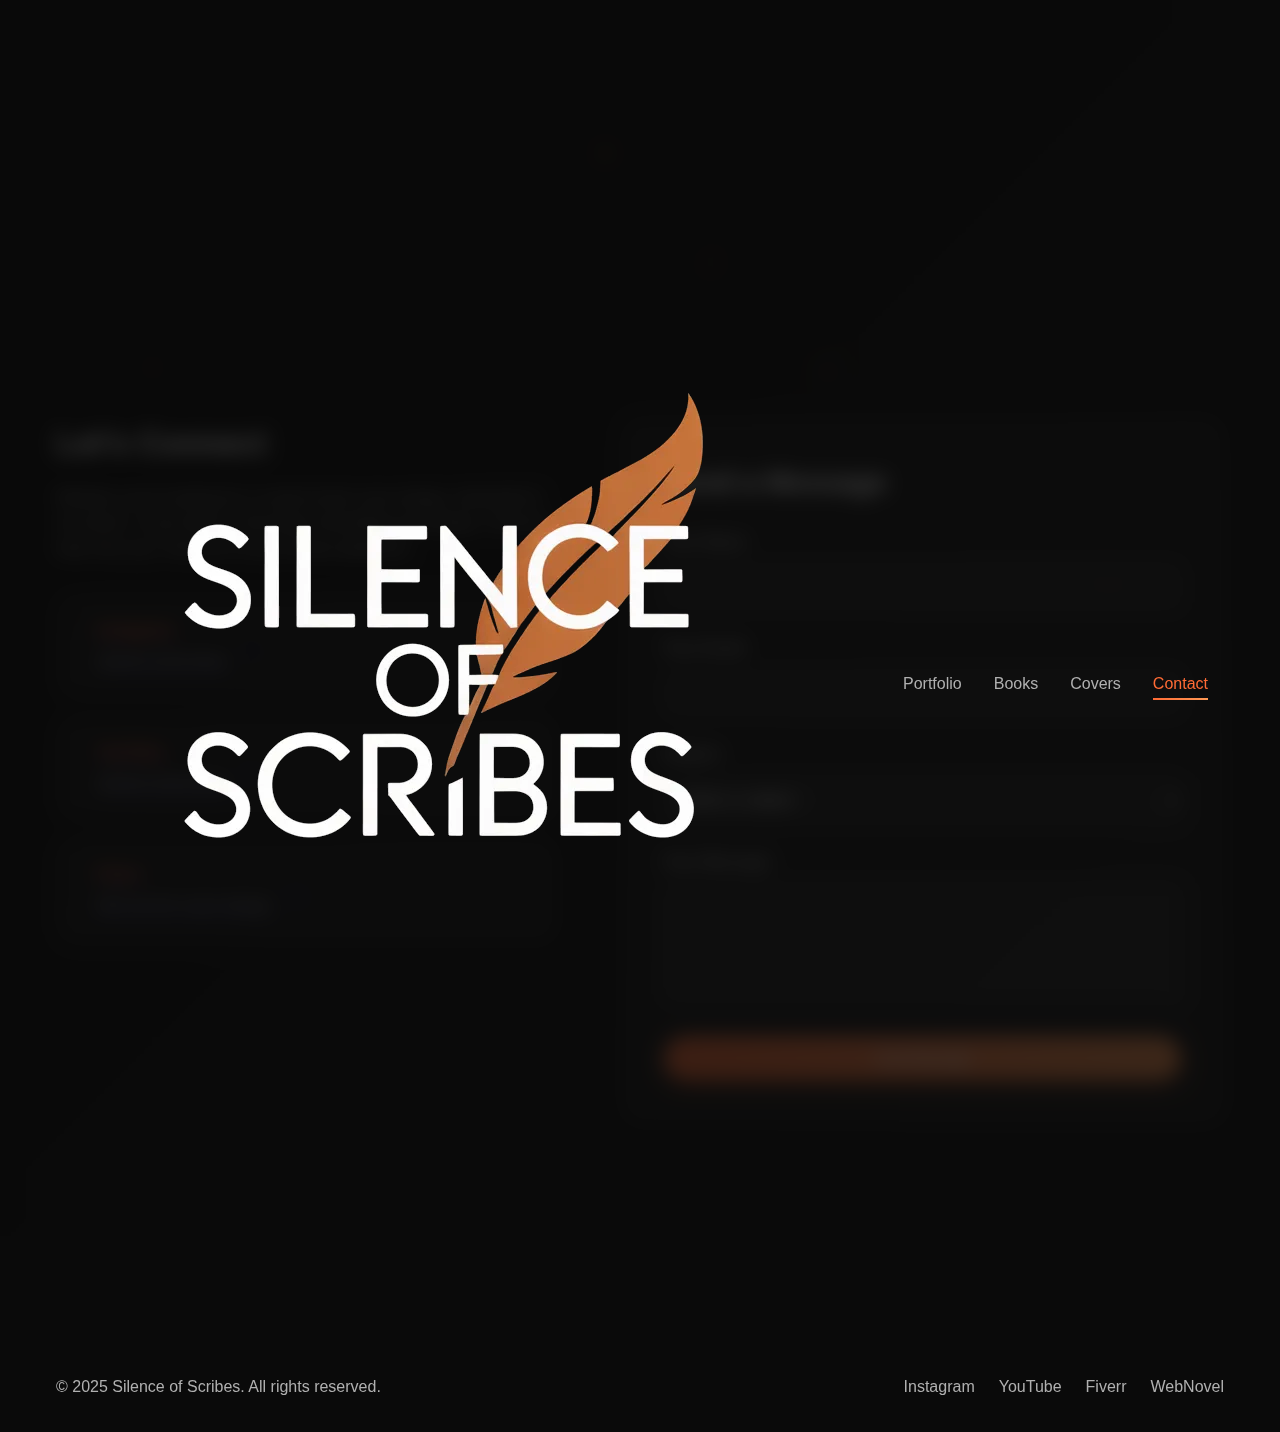
<file: contact.html>
<!DOCTYPE html>
<html lang="en">
<head>
    <meta charset="UTF-8">
    <meta name="viewport" content="width=device-width, initial-scale=1.0">
    <title>Contact - Silence of Scribes</title>
    <link rel="stylesheet" href="./style.css">
</head>
<body>
    <nav class="navbar" id="navbar">
        <div class="nav-container">
            <div class="nav-logo">
                <img src="" data-img="logo" alt="Silence of Scribes" class="nav-logo-img">
            </div>
            <ul class="nav-menu" id="navMenu">
                <li><a href="index.html" class="nav-link">Portfolio</a></li>
                <li><a href="books.html" class="nav-link">Books</a></li>
                <li><a href="covers.html" class="nav-link">Covers</a></li>
                <li><a href="contact.html" class="nav-link active">Contact</a></li>
            </ul>
            <div class="hamburger" id="hamburger">
                <span></span>
                <span></span>
                <span></span>
            </div>
        </div>
    </nav>

    <div class="animated-bg">
        <div class="star"></div>
        <div class="star"></div>
        <div class="star"></div>
        <div class="star"></div>
        <div class="star"></div>
        <div class="star"></div>
        <div class="star"></div>
        <div class="star"></div>
        <div class="star"></div>
        <div class="star"></div>
    </div>

    <section class="page-header">
        <div class="container">
            <h1 class="page-title fade-in">Get In Touch</h1>
            <p class="page-subtitle fade-in-delay-1">Let's create something amazing together</p>
        </div>
    </section>

    <section class="contact-section">
        <div class="container">
            <div class="contact-grid">
                <div class="contact-info">
                    <h2 class="scroll-reveal">Let's Connect</h2>
                    <p class="scroll-reveal">Whether you're looking for a custom book cover design, interested in my books, or just want to chat about storytelling and design, I'd love to hear from you. Find me on any of these platforms!</p>

                    <div class="contact-details">

                        <!-- Instagram -->
                        <a href="https://www.instagram.com/silenceofscribes/" target="_blank" rel="noreferrer noopener" class="contact-item glass-card scroll-reveal contact-item-link">
                            <div class="contact-icon">
                                <svg xmlns="http://www.w3.org/2000/svg" viewBox="0 0 24 24" fill="none" stroke="currentColor" stroke-width="1.8" stroke-linecap="round" stroke-linejoin="round" class="social-svg">
                                    <rect x="2" y="2" width="20" height="20" rx="5" ry="5"/>
                                    <circle cx="12" cy="12" r="4"/>
                                    <circle cx="17.5" cy="6.5" r="1" fill="currentColor" stroke="none"/>
                                </svg>
                            </div>
                            <div>
                                <h3>Instagram</h3>
                                <p>@silenceofscribes</p>
                            </div>
                            <span class="contact-arrow">→</span>
                        </a>

                        <!-- YouTube -->
                        <a href="https://youtube.com/@silenceofscribes?si=rUHTpJ7NIOxDn84R" target="_blank" rel="noreferrer noopener" class="contact-item glass-card scroll-reveal contact-item-link">
                            <div class="contact-icon">
                                <svg xmlns="http://www.w3.org/2000/svg" viewBox="0 0 24 24" fill="none" stroke="currentColor" stroke-width="1.8" stroke-linecap="round" stroke-linejoin="round" class="social-svg">
                                    <path d="M22.54 6.42a2.78 2.78 0 0 0-1.95-1.96C18.88 4 12 4 12 4s-6.88 0-8.59.46A2.78 2.78 0 0 0 1.46 6.42 29 29 0 0 0 1 12a29 29 0 0 0 .46 5.58 2.78 2.78 0 0 0 1.95 1.96C5.12 20 12 20 12 20s6.88 0 8.59-.46a2.78 2.78 0 0 0 1.95-1.96A29 29 0 0 0 23 12a29 29 0 0 0-.46-5.58z"/>
                                    <polygon points="9.75 15.02 15.5 12 9.75 8.98 9.75 15.02" fill="currentColor" stroke="none"/>
                                </svg>
                            </div>
                            <div>
                                <h3>YouTube</h3>
                                <p>@silenceofscribes</p>
                            </div>
                            <span class="contact-arrow">→</span>
                        </a>

                        <!-- Fiverr -->
                        <a href="https://www.fiverr.com/s/bd6y12N" target="_blank" rel="noreferrer noopener" class="contact-item glass-card scroll-reveal contact-item-link">
                            <div class="contact-icon">
                                <svg xmlns="http://www.w3.org/2000/svg" viewBox="0 0 24 24" fill="none" stroke="currentColor" stroke-width="1.8" stroke-linecap="round" stroke-linejoin="round" class="social-svg">
                                    <circle cx="18" cy="6" r="1.5" fill="currentColor" stroke="none"/>
                                    <path d="M3 9h11M9 9V5a2 2 0 0 1 2-2h1"/>
                                    <path d="M3 15h11M3 21h8"/>
                                    <path d="M14 15v6"/>
                                </svg>
                            </div>
                            <div>
                                <h3>Fiverr</h3>
                                <p>Hire me for cover design</p>
                            </div>
                            <span class="contact-arrow">→</span>
                        </a>

                        <!-- WebNovel -->
                        <a href="https://bit.ly/4cU90Tj" target="_blank" rel="noreferrer noopener" class="contact-item glass-card scroll-reveal contact-item-link">
                            <div class="contact-icon">
                                <svg xmlns="http://www.w3.org/2000/svg" viewBox="0 0 24 24" fill="none" stroke="currentColor" stroke-width="1.8" stroke-linecap="round" stroke-linejoin="round" class="social-svg">
                                    <path d="M4 19.5A2.5 2.5 0 0 1 6.5 17H20"/>
                                    <path d="M6.5 2H20v20H6.5A2.5 2.5 0 0 1 4 19.5v-15A2.5 2.5 0 0 1 6.5 2z"/>
                                    <line x1="9" y1="7" x2="15" y2="7"/>
                                    <line x1="9" y1="11" x2="15" y2="11"/>
                                </svg>
                            </div>
                            <div>
                                <h3>WebNovel</h3>
                                <p>Silence_of_Scribes</p>
                            </div>
                            <span class="contact-arrow">→</span>
                        </a>

                        <!-- Discord -->
                        <div class="contact-item glass-card scroll-reveal contact-item-discord">
                            <div class="contact-icon">
                                <svg xmlns="http://www.w3.org/2000/svg" viewBox="0 0 24 24" fill="none" stroke="currentColor" stroke-width="1.8" stroke-linecap="round" stroke-linejoin="round" class="social-svg">
                                    <path d="M20.317 4.37a19.791 19.791 0 0 0-4.885-1.515.074.074 0 0 0-.079.037c-.21.375-.444.864-.608 1.25a18.27 18.27 0 0 0-5.487 0 12.64 12.64 0 0 0-.617-1.25.077.077 0 0 0-.079-.037A19.736 19.736 0 0 0 3.677 4.37a.07.07 0 0 0-.032.027C.533 9.046-.32 13.58.099 18.057a.082.082 0 0 0 .031.057 19.9 19.9 0 0 0 5.993 3.03.078.078 0 0 0 .084-.028 14.09 14.09 0 0 0 1.226-1.994.076.076 0 0 0-.041-.106 13.107 13.107 0 0 1-1.872-.892.077.077 0 0 1-.008-.128 10.2 10.2 0 0 0 .372-.292.074.074 0 0 1 .077-.01c3.928 1.793 8.18 1.793 12.062 0a.074.074 0 0 1 .078.01c.12.098.246.198.373.292a.077.077 0 0 1-.006.127 12.299 12.299 0 0 1-1.873.892.077.077 0 0 0-.041.107c.36.698.772 1.362 1.225 1.993a.076.076 0 0 0 .084.028 19.839 19.839 0 0 0 6.002-3.03.077.077 0 0 0 .032-.054c.5-5.177-.838-9.674-3.549-13.66a.061.061 0 0 0-.031-.03z"/>
                                </svg>
                            </div>
                            <div class="discord-info">
                                <h3>Discord</h3>
                                <p class="discord-id">ID: 1125421631284728009</p>
                                <button class="btn-copy-discord" onclick="copyDiscord()" id="copyBtn">Copy ID</button>
                            </div>
                        </div>

                    </div>
                </div>

                <div class="contact-form-container">
                    <form class="contact-form glass-card" id="contactForm">
                        <h2>Send a Message</h2>
                        <div class="form-group">
                            <label for="name">Your Name</label>
                            <input type="text" id="name" name="name" required>
                        </div>
                        <div class="form-group">
                            <label for="email">Your Email</label>
                            <input type="email" id="email" name="email" required>
                        </div>
                        <div class="form-group">
                            <label for="subject">Subject</label>
                            <select id="subject" name="subject" required>
                                <option value="">Select a subject</option>
                                <option value="illustrated-cover">Illustrated Book Cover</option>
                                <option value="webnovel-cover">WebNovel Cover</option>
                                <option value="book-inquiry">Book Inquiry</option>
                                <option value="collaboration">Collaboration</option>
                                <option value="general">General Question</option>
                            </select>
                        </div>
                        <div class="form-group">
                            <label for="message">Your Message</label>
                            <textarea id="message" name="message" rows="5" required></textarea>
                        </div>
                        <button type="submit" class="btn btn-primary btn-full">Send Message</button>
                    </form>
                </div>
            </div>
        </div>
    </section>

    <footer class="footer">
        <div class="container">
            <p>&copy; 2025 Silence of Scribes. All rights reserved.</p>
            <div class="social-links">
                <a href="https://www.instagram.com/silenceofscribes/" target="_blank" rel="noreferrer noopener" class="social-link">Instagram</a>
                <a href="https://youtube.com/@silenceofscribes" target="_blank" rel="noreferrer noopener" class="social-link">YouTube</a>
                <a href="https://www.fiverr.com/s/bd6y12N" target="_blank" rel="noreferrer noopener" class="social-link">Fiverr</a>
                <a href="https://bit.ly/4cU90Tj" target="_blank" rel="noreferrer noopener" class="social-link">WebNovel</a>
            </div>
        </div>
    </footer>

    <script src="./images.js"></script>
    <script src="./main.js"></script>
    <script>
        function copyDiscord() {
            navigator.clipboard.writeText('1125421631284728009').then(() => {
                const btn = document.getElementById('copyBtn');
                btn.textContent = 'Copied!';
                btn.classList.add('copied');
                setTimeout(() => {
                    btn.textContent = 'Copy ID';
                    btn.classList.remove('copied');
                }, 2000);
            });
        }
    </script>
    <script src="./contact-form.js"></script>

</body>
</html>
</file>
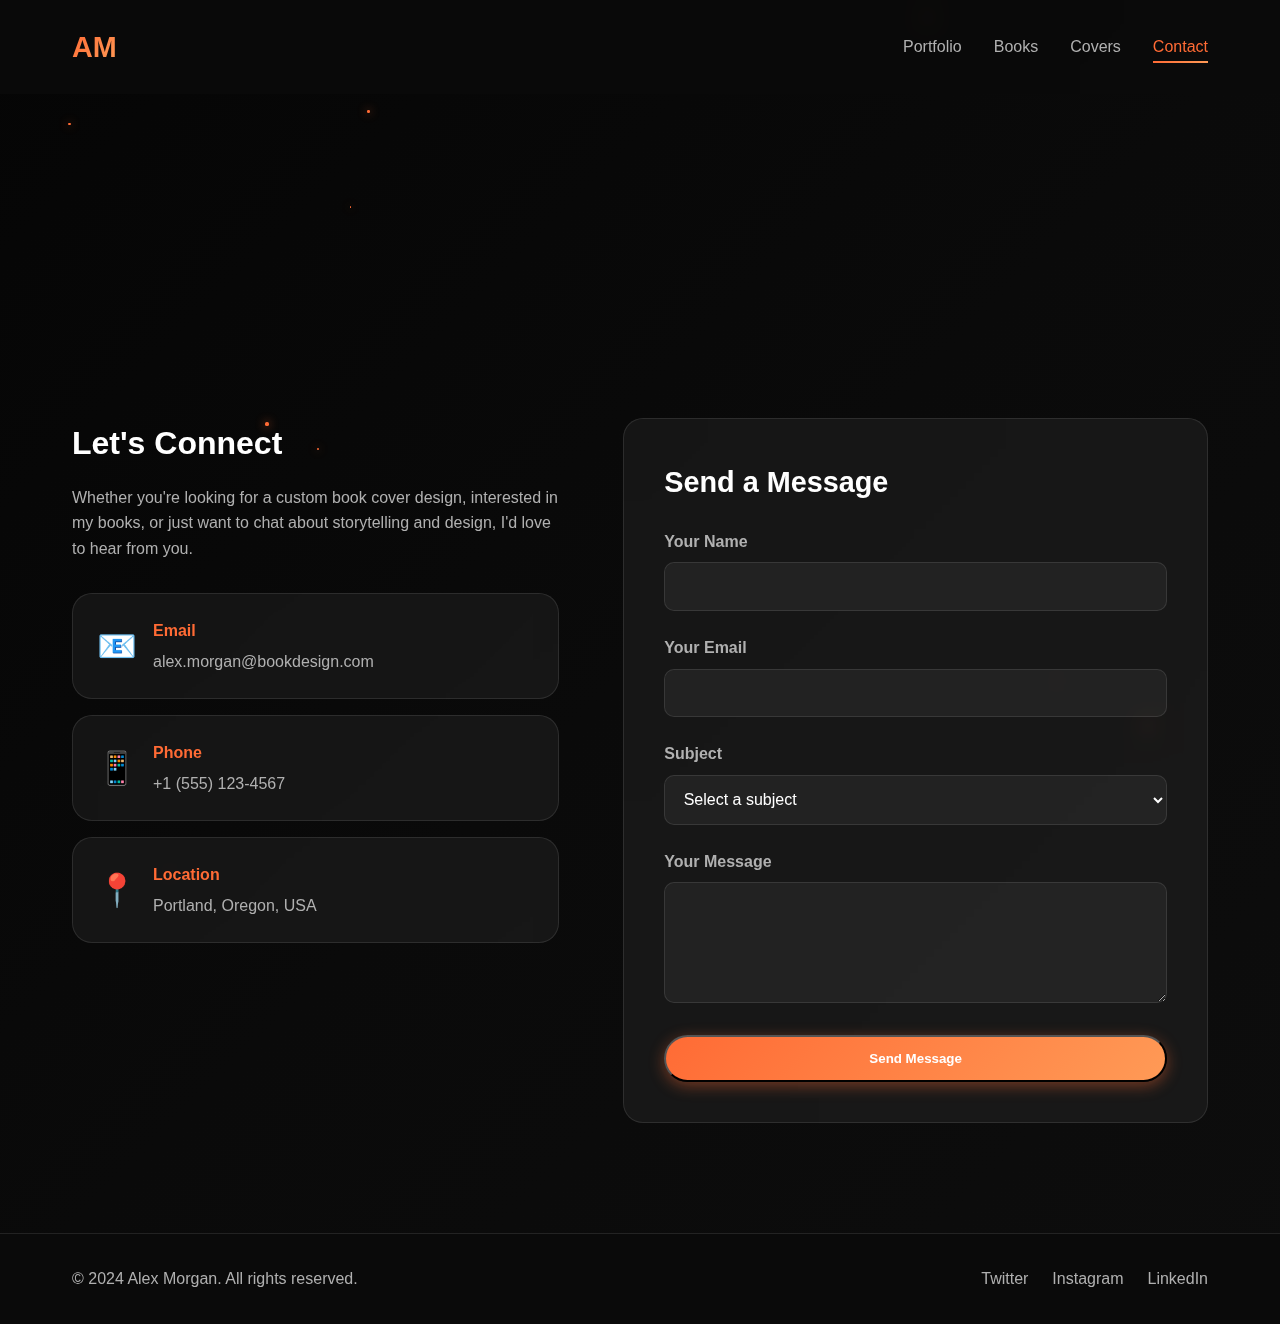
<file: project-bolt-sb1-nuq6zjy7/project/contact.html>
<!DOCTYPE html>
<html lang="en">
<head>
    <meta charset="UTF-8">
    <meta name="viewport" content="width=device-width, initial-scale=1.0">
    <title>Contact - Alex Morgan</title>
    <link rel="stylesheet" href="style.css">
</head>
<body>
    <nav class="navbar" id="navbar">
        <div class="nav-container">
            <div class="nav-logo">
                <span class="logo-text">AM</span>
            </div>
            <ul class="nav-menu" id="navMenu">
                <li><a href="index.html" class="nav-link">Portfolio</a></li>
                <li><a href="books.html" class="nav-link">Books</a></li>
                <li><a href="covers.html" class="nav-link">Covers</a></li>
                <li><a href="contact.html" class="nav-link active">Contact</a></li>
            </ul>
            <div class="hamburger" id="hamburger">
                <span></span>
                <span></span>
                <span></span>
            </div>
        </div>
    </nav>

    <div class="animated-bg">
        <div class="star"></div>
        <div class="star"></div>
        <div class="star"></div>
        <div class="star"></div>
        <div class="star"></div>
        <div class="star"></div>
        <div class="star"></div>
        <div class="star"></div>
        <div class="star"></div>
        <div class="star"></div>
    </div>

    <section class="page-header">
        <div class="container">
            <h1 class="page-title fade-in">Get In Touch</h1>
            <p class="page-subtitle fade-in-delay-1">Let's create something amazing together</p>
        </div>
    </section>

    <section class="contact-section">
        <div class="container">
            <div class="contact-grid">
                <div class="contact-info">
                    <h2 class="scroll-reveal">Let's Connect</h2>
                    <p class="scroll-reveal">Whether you're looking for a custom book cover design, interested in my books, or just want to chat about storytelling and design, I'd love to hear from you.</p>

                    <div class="contact-details">
                        <div class="contact-item glass-card scroll-reveal">
                            <div class="contact-icon">📧</div>
                            <div>
                                <h3>Email</h3>
                                <p>alex.morgan@bookdesign.com</p>
                            </div>
                        </div>
                        <div class="contact-item glass-card scroll-reveal">
                            <div class="contact-icon">📱</div>
                            <div>
                                <h3>Phone</h3>
                                <p>+1 (555) 123-4567</p>
                            </div>
                        </div>
                        <div class="contact-item glass-card scroll-reveal">
                            <div class="contact-icon">📍</div>
                            <div>
                                <h3>Location</h3>
                                <p>Portland, Oregon, USA</p>
                            </div>
                        </div>
                    </div>

                    <div class="social-section scroll-reveal">
                        <h3>Follow My Journey</h3>
                        <div class="social-icons">
                            <a href="#" class="social-icon">Twitter</a>
                            <a href="#" class="social-icon">Instagram</a>
                            <a href="#" class="social-icon">LinkedIn</a>
                            <a href="#" class="social-icon">Goodreads</a>
                        </div>
                    </div>
                </div>

                <div class="contact-form-container">
                    <form class="contact-form glass-card" id="contactForm">
                        <h2>Send a Message</h2>
                        <div class="form-group">
                            <label for="name">Your Name</label>
                            <input type="text" id="name" name="name" required>
                        </div>
                        <div class="form-group">
                            <label for="email">Your Email</label>
                            <input type="email" id="email" name="email" required>
                        </div>
                        <div class="form-group">
                            <label for="subject">Subject</label>
                            <select id="subject" name="subject" required>
                                <option value="">Select a subject</option>
                                <option value="cover-design">Book Cover Design</option>
                                <option value="book-inquiry">Book Inquiry</option>
                                <option value="collaboration">Collaboration</option>
                                <option value="general">General Question</option>
                            </select>
                        </div>
                        <div class="form-group">
                            <label for="message">Your Message</label>
                            <textarea id="message" name="message" rows="5" required></textarea>
                        </div>
                        <button type="submit" class="btn btn-primary btn-full">Send Message</button>
                    </form>
                </div>
            </div>
        </div>
    </section>

    <footer class="footer">
        <div class="container">
            <p>&copy; 2024 Alex Morgan. All rights reserved.</p>
            <div class="social-links">
                <a href="#" class="social-link">Twitter</a>
                <a href="#" class="social-link">Instagram</a>
                <a href="#" class="social-link">LinkedIn</a>
            </div>
        </div>
    </footer>

    <script type="module" src="/main.js"></script>
</body>
</html>
</file>
<file: style.css>
* {
    margin: 0;
    padding: 0;
    box-sizing: border-box;
}

:root {
    --primary-color: #ff6b35;
    --secondary-color: #ff9a56;
    --dark-bg: #0a0a0a;
    --darker-bg: #050505;
    --card-bg: rgba(20, 20, 20, 0.7);
    --text-primary: #ffffff;
    --text-secondary: #b0b0b0;
    --glass-bg: rgba(255, 255, 255, 0.05);
    --glass-border: rgba(255, 255, 255, 0.1);
}

body {
    font-family: 'Inter', -apple-system, BlinkMacSystemFont, 'Segoe UI', Roboto, Oxygen, Ubuntu, Cantarell, sans-serif;
    background: linear-gradient(135deg, var(--darker-bg) 0%, var(--dark-bg) 50%, #0d0d0d 100%);
    color: var(--text-primary);
    line-height: 1.6;
    overflow-x: hidden;
    min-height: 100vh;
}

.animated-bg {
    position: fixed;
    top: 0;
    left: 0;
    width: 100%;
    height: 100%;
    z-index: -1;
    overflow: hidden;
}

.star {
    position: absolute;
    width: 2px;
    height: 2px;
    background: var(--primary-color);
    border-radius: 50%;
    box-shadow: 0 0 10px var(--primary-color);
    animation: float 20s infinite ease-in-out;
}

.star:nth-child(1) { top: 10%; left: 20%; animation-delay: 0s; }
.star:nth-child(2) { top: 30%; left: 80%; animation-delay: 2s; }
.star:nth-child(3) { top: 50%; left: 10%; animation-delay: 4s; }
.star:nth-child(4) { top: 70%; left: 90%; animation-delay: 1s; }
.star:nth-child(5) { top: 20%; left: 50%; animation-delay: 3s; }
.star:nth-child(6) { top: 80%; left: 30%; animation-delay: 5s; }
.star:nth-child(7) { top: 40%; left: 70%; animation-delay: 2.5s; }
.star:nth-child(8) { top: 60%; left: 40%; animation-delay: 4.5s; }
.star:nth-child(9) { top: 90%; left: 60%; animation-delay: 1.5s; }
.star:nth-child(10) { top: 15%; left: 85%; animation-delay: 3.5s; }

@keyframes float {
    0%, 100% { transform: translateY(0) translateX(0); }
    50% { transform: translateY(-20px) translateX(10px); }
}

.navbar {
    position: fixed;
    top: 0;
    left: 0;
    width: 100%;
    padding: 1.5rem 0;
    background: rgba(10, 10, 10, 0.8);
    backdrop-filter: blur(10px);
    z-index: 1000;
    transition: background 0.3s ease, padding 0.3s ease;
}

.navbar.scrolled {
    background: rgba(10, 10, 10, 0.95);
    padding: 1rem 0;
}

.nav-container {
    max-width: 1200px;
    margin: 0 auto;
    padding: 0 2rem;
    display: flex;
    justify-content: space-between;
    align-items: center;
}

.nav-logo .logo-text {
    font-size: 1.8rem;
    font-weight: 700;
    background: linear-gradient(135deg, var(--primary-color), var(--secondary-color));
    -webkit-background-clip: text;
    -webkit-text-fill-color: transparent;
    background-clip: text;
}

.nav-menu {
    display: flex;
    list-style: none;
    gap: 2rem;
}

.nav-link {
    color: var(--text-secondary);
    text-decoration: none;
    font-weight: 500;
    position: relative;
    padding: 0.5rem 0;
    transition: color 0.3s ease;
}

.nav-link::after {
    content: '';
    position: absolute;
    bottom: 0;
    left: 0;
    width: 0;
    height: 2px;
    background: linear-gradient(90deg, var(--primary-color), var(--secondary-color));
    transition: width 0.3s ease;
}

.nav-link:hover,
.nav-link.active {
    color: var(--primary-color);
}

.nav-link:hover::after,
.nav-link.active::after {
    width: 100%;
}

.hamburger {
    display: none;
    flex-direction: column;
    gap: 5px;
    cursor: pointer;
}

.hamburger span {
    width: 25px;
    height: 3px;
    background: var(--primary-color);
    transition: all 0.3s ease;
}

.hamburger.active span:nth-child(1) {
    transform: rotate(45deg) translate(8px, 8px);
}

.hamburger.active span:nth-child(2) {
    opacity: 0;
}

.hamburger.active span:nth-child(3) {
    transform: rotate(-45deg) translate(7px, -6px);
}

.container {
    max-width: 1200px;
    margin: 0 auto;
    padding: 0 1rem;
}

.hero {
    min-height: 100vh;
    display: flex;
    align-items: center;
    padding: 150px 0 80px 0;
}

.hero-content {
    display: grid;
    grid-template-columns: 1fr 1fr;
    gap: 4rem;
    align-items: center;
}

.hero-title {
    font-size: 3.5rem;
    font-weight: 800;
    line-height: 1.2;
    margin-bottom: 1rem;
}

.wave-hand {
    display: inline-block;
    animation: wave 2s infinite;
}

@keyframes wave {
    0%, 100% { transform: rotate(0deg); }
    10%, 30% { transform: rotate(14deg); }
    20% { transform: rotate(-8deg); }
    40% { transform: rotate(-4deg); }
    50% { transform: rotate(10deg); }
}

.rotating-star {
    display: inline-block;
    animation: rotate 3s linear infinite;
    margin-left: 0.5rem;
}

@keyframes rotate {
    from { transform: rotate(0deg); }
    to { transform: rotate(360deg); }
}

.hero-subtitle {
    font-size: 1.5rem;
    color: var(--primary-color);
    margin-bottom: 1rem;
    font-weight: 600;
}

.hero-description {
    font-size: 1.1rem;
    color: var(--text-secondary);
    margin-bottom: 2rem;
    max-width: 500px;
}

.hero-buttons {
    display: flex;
    gap: 1rem;
}

.btn {
    padding: 0.9rem 2rem;
    border-radius: 50px;
    text-decoration: none;
    font-weight: 600;
    transition: all 0.3s ease;
    position: relative;
    overflow: hidden;
    display: inline-block;
}

.btn::before {
    content: '';
    position: absolute;
    top: 50%;
    left: 50%;
    width: 0;
    height: 0;
    border-radius: 50%;
    background: rgba(255, 255, 255, 0.1);
    transform: translate(-50%, -50%);
    transition: width 0.6s, height 0.6s;
}

.btn:active::before {
    width: 300px;
    height: 300px;
}

.btn-primary {
    background: linear-gradient(135deg, var(--primary-color), var(--secondary-color));
    color: white;
    box-shadow: 0 4px 15px rgba(255, 107, 53, 0.4);
}

.btn-primary:hover {
    transform: translateY(-2px);
    box-shadow: 0 6px 20px rgba(255, 107, 53, 0.6);
}

.btn-secondary {
    background: transparent;
    color: var(--primary-color);
    border: 2px solid var(--primary-color);
}

.btn-secondary:hover {
    background: var(--primary-color);
    color: white;
    transform: translateY(-2px);
}

.btn-small {
    padding: 0.6rem 1.5rem;
    font-size: 0.9rem;
}

.btn-full {
    width: 100%;
}

.hero-image-container {
    position: relative;
    display: flex;
    justify-content: center;
    align-items: center;
}

.profile-glow {
    position: absolute;
    width: 400px;
    height: 400px;
    background: radial-gradient(circle, rgba(255, 107, 53, 0.3), transparent 70%);
    border-radius: 50%;
    filter: blur(40px);
    animation: pulse 3s infinite;
}

@keyframes pulse {
    0%, 100% { transform: scale(1); opacity: 0.5; }
    50% { transform: scale(1.1); opacity: 0.7; }
}

.profile-image-wrapper {
    position: relative;
    width: 350px;
    height: 350px;
}

.profile-image {
    width: 100%;
    height: 100%;
    object-fit: cover;
    border-radius: 50%;
    border: 4px solid rgba(255, 107, 53, 0.5);
    box-shadow: 0 10px 40px rgba(0, 0, 0, 0.5);
}

.floating-pointer {
    position: absolute;
    background: var(--glass-bg);
    backdrop-filter: blur(10px);
    border: 1px solid var(--glass-border);
    padding: 0.5rem 1rem;
    border-radius: 20px;
    font-size: 0.9rem;
    font-weight: 600;
    color: var(--primary-color);
    white-space: nowrap;
    animation: float-pointer 3s infinite ease-in-out;
}

.pointer-1 {
    top: 10%;
    right: -10%;
    animation-delay: 0s;
}

.pointer-2 {
    top: 40%;
    left: -15%;
    animation-delay: 0.5s;
}

.pointer-3 {
    bottom: 30%;
    right: -15%;
    animation-delay: 1s;
}

.pointer-4 {
    bottom: 10%;
    left: -10%;
    animation-delay: 1.5s;
}

@keyframes float-pointer {
    0%, 100% { transform: translateY(0); }
    50% { transform: translateY(-10px); }
}

.fade-in {
    opacity: 0;
    animation: fadeIn 1s ease forwards;
}

.fade-in-delay-1 {
    opacity: 0;
    animation: fadeIn 1s ease 0.3s forwards;
}

.fade-in-delay-2 {
    opacity: 0;
    animation: fadeIn 1s ease 0.6s forwards;
}

.fade-in-delay-3 {
    opacity: 0;
    animation: fadeIn 1s ease 0.9s forwards;
}

@keyframes fadeIn {
    to {
        opacity: 1;
        transform: translateY(0);
    }
}

.fade-in,
.fade-in-delay-1,
.fade-in-delay-2,
.fade-in-delay-3 {
    transform: translateY(20px);
}

.about-section,
.recent-work,
.books-section,
.covers-section,
.contact-section {
    padding: 6rem 0;
}

.section-title {
    font-size: 2.5rem;
    font-weight: 700;
    text-align: center;
    margin-bottom: 3rem;
    background: linear-gradient(135deg, var(--text-primary), var(--primary-color));
    -webkit-background-clip: text;
    -webkit-text-fill-color: transparent;
    background-clip: text;
}

.about-grid {
    display: grid;
    grid-template-columns: repeat(auto-fit, minmax(280px, 1fr));
    gap: 2rem;
}

.glass-card {
    background: var(--glass-bg);
    backdrop-filter: blur(10px);
    border: 1px solid var(--glass-border);
    border-radius: 20px;
    padding: 2rem;
    transition: all 0.3s ease;
}

.glass-card:hover {
    transform: translateY(-10px);
    box-shadow: 0 10px 30px rgba(255, 107, 53, 0.3);
    border-color: rgba(255, 107, 53, 0.3);
}

.card-icon {
    font-size: 3rem;
    margin-bottom: 1rem;
}

.glass-card h3 {
    font-size: 1.4rem;
    margin-bottom: 0.5rem;
    color: var(--primary-color);
}

.glass-card p {
    color: var(--text-secondary);
}

.work-grid {
    display: grid;
    grid-template-columns: repeat(auto-fit, minmax(320px, 1fr));
    gap: 2rem;
}

.work-card {
    overflow: hidden;
    padding: 0;
}

.work-image {
    width: 100%;
    height: 250px;
    overflow: hidden;
}

.work-image img {
    width: 100%;
    height: 100%;
    object-fit: cover;
    transition: transform 0.5s ease;
}

.work-card:hover .work-image img {
    transform: scale(1.1);
}

.work-content {
    padding: 1.5rem;
}

.work-tag {
    display: inline-block;
    background: rgba(255, 107, 53, 0.2);
    color: var(--primary-color);
    padding: 0.3rem 0.8rem;
    border-radius: 15px;
    font-size: 0.85rem;
    font-weight: 600;
    margin-bottom: 0.5rem;
}

.work-content h3 {
    font-size: 1.3rem;
    margin-bottom: 0.5rem;
}

.work-content p {
    color: var(--text-secondary);
    margin-bottom: 1rem;
}

.work-link {
    color: var(--primary-color);
    text-decoration: none;
    font-weight: 600;
    transition: color 0.3s ease;
}

.work-link:hover {
    color: var(--secondary-color);
}

.scroll-reveal {
    opacity: 0;
    transform: translateY(30px);
    transition: all 0.6s ease;
}

.scroll-reveal.active {
    opacity: 1;
    transform: translateY(0);
}

.page-header {
    padding-top: 150px;
    padding-bottom: 3rem;
    text-align: center;
}

.page-title {
    font-size: 3rem;
    font-weight: 800;
    margin-bottom: 1rem;
}

.page-subtitle {
    font-size: 1.2rem;
    color: var(--text-secondary);
}

.filter-bar {
    display: flex;
    justify-content: center;
    gap: 1rem;
    margin-bottom: 3rem;
    flex-wrap: wrap;
}

.filter-btn {
    background: var(--glass-bg);
    backdrop-filter: blur(10px);
    border: 1px solid var(--glass-border);
    color: var(--text-secondary);
    padding: 0.7rem 1.5rem;
    border-radius: 25px;
    cursor: pointer;
    font-weight: 600;
    transition: all 0.3s ease;
}

.filter-btn:hover,
.filter-btn.active {
    background: linear-gradient(135deg, var(--primary-color), var(--secondary-color));
    color: white;
    border-color: transparent;
    transform: translateY(-2px);
}

.books-grid {
    display: grid;
    grid-template-columns: repeat(auto-fill, minmax(300px, 1fr));
    gap: 2rem;
}

.book-card {
    display: flex;
    flex-direction: column;
    overflow: hidden;
    padding: 0;
}

.book-card.hidden {
    display: none;
}

.book-cover {
    position: relative;
    width: 100%;
    height: 400px;
    overflow: hidden;
}

.book-cover img {
    width: 100%;
    height: 100%;
    object-fit: cover;
    transition: transform 0.5s ease;
}

.book-card:hover .book-cover img {
    transform: scale(1.05);
}

.book-overlay {
    position: absolute;
    top: 0;
    left: 0;
    width: 100%;
    height: 100%;
    background: rgba(0, 0, 0, 0.8);
    display: flex;
    align-items: center;
    justify-content: center;
    opacity: 0;
    transition: opacity 0.3s ease;
}

.book-card:hover .book-overlay {
    opacity: 1;
}

.book-info {
    padding: 1.5rem;
}

.book-genre {
    display: inline-block;
    background: rgba(255, 107, 53, 0.2);
    color: var(--primary-color);
    padding: 0.3rem 0.8rem;
    border-radius: 15px;
    font-size: 0.85rem;
    font-weight: 600;
    margin-bottom: 0.5rem;
}

.book-title {
    font-size: 1.4rem;
    margin-bottom: 0.8rem;
}

.book-summary {
    color: var(--text-secondary);
    font-size: 0.95rem;
    margin-bottom: 1rem;
}

.book-meta {
    display: flex;
    justify-content: space-between;
    align-items: center;
}

.book-chapters {
    color: var(--text-secondary);
    font-size: 0.9rem;
}

.book-status {
    padding: 0.3rem 0.8rem;
    border-radius: 15px;
    font-size: 0.85rem;
    font-weight: 600;
}

.status-completed {
    background: rgba(76, 175, 80, 0.2);
    color: #4caf50;
}

.status-ongoing {
    background: rgba(255, 107, 53, 0.2);
    color: var(--primary-color);
}

.covers-grid {
    display: grid;
    grid-template-columns: repeat(auto-fill, minmax(280px, 1fr));
    gap: 1.5rem;
}

.cover-item {
    position: relative;
    overflow: hidden;
    border-radius: 15px;
    cursor: pointer;
    transition: transform 0.3s ease;
}

.cover-item.hidden {
    display: none;
}

.cover-item img {
    width: 100%;
    height: 400px;
    object-fit: cover;
    display: block;
    transition: transform 0.5s ease;
}

.cover-item:hover img {
    transform: scale(1.1);
}

.cover-item:hover {
    transform: translateY(-5px);
}

.cover-overlay {
    position: absolute;
    bottom: 0;
    left: 0;
    width: 100%;
    padding: 1.5rem;
    background: linear-gradient(to top, rgba(0, 0, 0, 0.9), transparent);
    opacity: 0;
    transition: opacity 0.3s ease;
}

.cover-item:hover .cover-overlay {
    opacity: 1;
}

.cover-overlay h3 {
    font-size: 1.2rem;
    margin-bottom: 0.5rem;
}

.cover-tag {
    display: inline-block;
    background: rgba(255, 107, 53, 0.8);
    color: white;
    padding: 0.3rem 0.8rem;
    border-radius: 15px;
    font-size: 0.85rem;
    font-weight: 600;
}

.lightbox {
    display: none;
    position: fixed;
    top: 0;
    left: 0;
    width: 100%;
    height: 100%;
    background: rgba(0, 0, 0, 0.95);
    z-index: 2000;
    align-items: center;
    justify-content: center;
}

.lightbox.active {
    display: flex;
}

.lightbox-content {
    position: relative;
    max-width: 90%;
    max-height: 90%;
}

.lightbox-close {
    position: absolute;
    top: -40px;
    right: 0;
    font-size: 2rem;
    color: white;
    cursor: pointer;
    transition: color 0.3s ease;
}

.lightbox-close:hover {
    color: var(--primary-color);
}

#lightboxImage {
    max-width: 100%;
    max-height: 80vh;
    border-radius: 10px;
}

.lightbox-caption {
    text-align: center;
    margin-top: 1rem;
    font-size: 1.2rem;
    color: white;
}

.contact-grid {
    display: grid;
    grid-template-columns: 1fr 1.2fr;
    gap: 4rem;
}

.contact-info h2 {
    font-size: 2rem;
    margin-bottom: 1rem;
}

.contact-info p {
    color: var(--text-secondary);
    margin-bottom: 2rem;
}

.contact-details {
    display: flex;
    flex-direction: column;
    gap: 1rem;
    margin-bottom: 2rem;
}

.contact-item {
    display: flex;
    align-items: center;
    gap: 1rem;
    padding: 1.5rem;
}

.contact-item:hover {
    transform: none;
}

.contact-icon {
    font-size: 2rem;
}

.contact-item h3 {
    font-size: 1rem;
    margin-bottom: 0.3rem;
    color: var(--primary-color);
}

.contact-item p {
    margin: 0;
    color: var(--text-secondary);
}

.social-section {
    margin-top: 2rem;
}

.social-section h3 {
    margin-bottom: 1rem;
}

.social-icons {
    display: flex;
    gap: 1rem;
    flex-wrap: wrap;
}

.social-icon {
    display: inline-block;
    padding: 0.7rem 1.5rem;
    background: var(--glass-bg);
    backdrop-filter: blur(10px);
    border: 1px solid var(--glass-border);
    border-radius: 25px;
    color: var(--text-secondary);
    text-decoration: none;
    font-weight: 600;
    transition: all 0.3s ease;
}

.social-icon:hover {
    background: var(--primary-color);
    color: white;
    border-color: transparent;
    transform: translateY(-2px);
}

.contact-form {
    padding: 2.5rem;
}

.contact-form h2 {
    font-size: 1.8rem;
    margin-bottom: 1.5rem;
}

.form-group {
    margin-bottom: 1.5rem;
}

.form-group label {
    display: block;
    margin-bottom: 0.5rem;
    color: var(--text-secondary);
    font-weight: 600;
}

.form-group input,
.form-group select,
.form-group textarea {
    width: 100%;
    padding: 0.9rem;
    background: rgba(255, 255, 255, 0.05);
    border: 1px solid var(--glass-border);
    border-radius: 10px;
    color: var(--text-primary);
    font-family: inherit;
    font-size: 1rem;
    transition: all 0.3s ease;
}

.form-group input:focus,
.form-group select:focus,
.form-group textarea:focus {
    outline: none;
    border-color: var(--primary-color);
    background: rgba(255, 255, 255, 0.08);
}

.form-group textarea {
    resize: vertical;
}

.footer {
    background: rgba(10, 10, 10, 0.8);
    backdrop-filter: blur(10px);
    padding: 2rem 0;
    text-align: center;
    border-top: 1px solid var(--glass-border);
}

.footer .container {
    display: flex;
    justify-content: space-between;
    align-items: center;
    flex-wrap: wrap;
    gap: 1rem;
}

.footer p {
    color: var(--text-secondary);
}

.social-links {
    display: flex;
    gap: 1.5rem;
}

.social-link {
    color: var(--text-secondary);
    text-decoration: none;
    transition: color 0.3s ease;
}

.social-link:hover {
    color: var(--primary-color);
}

@media (max-width: 968px) {
    .hero-content {
        grid-template-columns: 1fr;
        text-align: center;
    }

    .hero-text {
        order: 2;
    }

    .hero-image-container {
        order: 1;
        margin-bottom: 2rem;
    }

    .hero-buttons {
        justify-content: center;
    }

    .hero-description {
        margin: 0 auto 2rem;
    }

    .profile-image-wrapper {
        width: 280px;
        height: 280px;
    }

    .profile-glow {
        width: 320px;
        height: 320px;
    }

    .floating-pointer {
        font-size: 0.8rem;
        padding: 0.4rem 0.8rem;
    }

    .contact-grid {
        grid-template-columns: 1fr;
        gap: 2rem;
    }

    .work-grid,
    .books-grid {
        grid-template-columns: repeat(auto-fill, minmax(250px, 1fr));
    }
}

@media (max-width: 768px) {
    .nav-menu {
        position: fixed;
        left: -100%;
        top: 80px;
        flex-direction: column;
        background: rgba(10, 10, 10, 0.98);
        backdrop-filter: blur(10px);
        width: 100%;
        text-align: center;
        transition: left 0.3s ease;
        padding: 2rem 0;
        border-top: 1px solid var(--glass-border);
    }

    .nav-menu.active {
        left: 0;
    }

    .hamburger {
        display: flex;
    }

    .hero-title {
        font-size: 2.5rem;
    }

    .hero-subtitle {
        font-size: 1.2rem;
    }

    .page-title {
        font-size: 2.2rem;
    }

    .section-title {
        font-size: 2rem;
    }

    .about-grid {
        grid-template-columns: 1fr;
    }

    .covers-grid {
        grid-template-columns: repeat(auto-fill, minmax(200px, 1fr));
    }

    .hero-buttons {
        flex-direction: column;
        width: 100%;
    }

    .btn {
        width: 100%;
        text-align: center;
    }

    .footer .container {
        flex-direction: column;
        text-align: center;
    }
}
</file>
<file: project-bolt-sb1-nuq6zjy7/project/style.css>
* {
    margin: 0;
    padding: 0;
    box-sizing: border-box;
}

:root {
    --primary-color: #ff6b35;
    --secondary-color: #ff9a56;
    --dark-bg: #0a0a0a;
    --darker-bg: #050505;
    --card-bg: rgba(20, 20, 20, 0.7);
    --text-primary: #ffffff;
    --text-secondary: #b0b0b0;
    --glass-bg: rgba(255, 255, 255, 0.05);
    --glass-border: rgba(255, 255, 255, 0.1);
}

body {
    font-family: 'Inter', -apple-system, BlinkMacSystemFont, 'Segoe UI', Roboto, Oxygen, Ubuntu, Cantarell, sans-serif;
    background: linear-gradient(135deg, var(--darker-bg) 0%, var(--dark-bg) 50%, #0d0d0d 100%);
    color: var(--text-primary);
    line-height: 1.6;
    overflow-x: hidden;
    min-height: 100vh;
}

.animated-bg {
    position: fixed;
    top: 0;
    left: 0;
    width: 100%;
    height: 100%;
    z-index: -1;
    overflow: hidden;
}

.star {
    position: absolute;
    width: 2px;
    height: 2px;
    background: var(--primary-color);
    border-radius: 50%;
    box-shadow: 0 0 10px var(--primary-color);
    animation: float 20s infinite ease-in-out;
}

.star:nth-child(1) { top: 10%; left: 20%; animation-delay: 0s; }
.star:nth-child(2) { top: 30%; left: 80%; animation-delay: 2s; }
.star:nth-child(3) { top: 50%; left: 10%; animation-delay: 4s; }
.star:nth-child(4) { top: 70%; left: 90%; animation-delay: 1s; }
.star:nth-child(5) { top: 20%; left: 50%; animation-delay: 3s; }
.star:nth-child(6) { top: 80%; left: 30%; animation-delay: 5s; }
.star:nth-child(7) { top: 40%; left: 70%; animation-delay: 2.5s; }
.star:nth-child(8) { top: 60%; left: 40%; animation-delay: 4.5s; }
.star:nth-child(9) { top: 90%; left: 60%; animation-delay: 1.5s; }
.star:nth-child(10) { top: 15%; left: 85%; animation-delay: 3.5s; }

@keyframes float {
    0%, 100% { transform: translateY(0) translateX(0); }
    50% { transform: translateY(-20px) translateX(10px); }
}

.navbar {
    position: fixed;
    top: 0;
    left: 0;
    width: 100%;
    padding: 1.5rem 0;
    background: rgba(10, 10, 10, 0.8);
    backdrop-filter: blur(10px);
    z-index: 1000;
    transition: background 0.3s ease, padding 0.3s ease;
}

.navbar.scrolled {
    background: rgba(10, 10, 10, 0.95);
    padding: 1rem 0;
}

.nav-container {
    max-width: 1200px;
    margin: 0 auto;
    padding: 0 2rem;
    display: flex;
    justify-content: space-between;
    align-items: center;
}

.nav-logo .logo-text {
    font-size: 1.8rem;
    font-weight: 700;
    background: linear-gradient(135deg, var(--primary-color), var(--secondary-color));
    -webkit-background-clip: text;
    -webkit-text-fill-color: transparent;
    background-clip: text;
}

.nav-menu {
    display: flex;
    list-style: none;
    gap: 2rem;
}

.nav-link {
    color: var(--text-secondary);
    text-decoration: none;
    font-weight: 500;
    position: relative;
    padding: 0.5rem 0;
    transition: color 0.3s ease;
}

.nav-link::after {
    content: '';
    position: absolute;
    bottom: 0;
    left: 0;
    width: 0;
    height: 2px;
    background: linear-gradient(90deg, var(--primary-color), var(--secondary-color));
    transition: width 0.3s ease;
}

.nav-link:hover,
.nav-link.active {
    color: var(--primary-color);
}

.nav-link:hover::after,
.nav-link.active::after {
    width: 100%;
}

.hamburger {
    display: none;
    flex-direction: column;
    gap: 5px;
    cursor: pointer;
}

.hamburger span {
    width: 25px;
    height: 3px;
    background: var(--primary-color);
    transition: all 0.3s ease;
}

.hamburger.active span:nth-child(1) {
    transform: rotate(45deg) translate(8px, 8px);
}

.hamburger.active span:nth-child(2) {
    opacity: 0;
}

.hamburger.active span:nth-child(3) {
    transform: rotate(-45deg) translate(7px, -6px);
}

.container {
    max-width: 1200px;
    margin: 0 auto;
    padding: 0 2rem;
}

.hero {
    min-height: 100vh;
    display: flex;
    align-items: center;
    padding-top: 100px;
}

.hero-content {
    display: grid;
    grid-template-columns: 1fr 1fr;
    gap: 4rem;
    align-items: center;
}

.hero-title {
    font-size: 3.5rem;
    font-weight: 800;
    line-height: 1.2;
    margin-bottom: 1rem;
}

.wave-hand {
    display: inline-block;
    animation: wave 2s infinite;
}

@keyframes wave {
    0%, 100% { transform: rotate(0deg); }
    10%, 30% { transform: rotate(14deg); }
    20% { transform: rotate(-8deg); }
    40% { transform: rotate(-4deg); }
    50% { transform: rotate(10deg); }
}

.rotating-star {
    display: inline-block;
    animation: rotate 3s linear infinite;
    margin-left: 0.5rem;
}

@keyframes rotate {
    from { transform: rotate(0deg); }
    to { transform: rotate(360deg); }
}

.hero-subtitle {
    font-size: 1.5rem;
    color: var(--primary-color);
    margin-bottom: 1rem;
    font-weight: 600;
}

.hero-description {
    font-size: 1.1rem;
    color: var(--text-secondary);
    margin-bottom: 2rem;
    max-width: 500px;
}

.hero-buttons {
    display: flex;
    gap: 1rem;
}

.btn {
    padding: 0.9rem 2rem;
    border-radius: 50px;
    text-decoration: none;
    font-weight: 600;
    transition: all 0.3s ease;
    position: relative;
    overflow: hidden;
    display: inline-block;
}

.btn::before {
    content: '';
    position: absolute;
    top: 50%;
    left: 50%;
    width: 0;
    height: 0;
    border-radius: 50%;
    background: rgba(255, 255, 255, 0.1);
    transform: translate(-50%, -50%);
    transition: width 0.6s, height 0.6s;
}

.btn:active::before {
    width: 300px;
    height: 300px;
}

.btn-primary {
    background: linear-gradient(135deg, var(--primary-color), var(--secondary-color));
    color: white;
    box-shadow: 0 4px 15px rgba(255, 107, 53, 0.4);
}

.btn-primary:hover {
    transform: translateY(-2px);
    box-shadow: 0 6px 20px rgba(255, 107, 53, 0.6);
}

.btn-secondary {
    background: transparent;
    color: var(--primary-color);
    border: 2px solid var(--primary-color);
}

.btn-secondary:hover {
    background: var(--primary-color);
    color: white;
    transform: translateY(-2px);
}

.btn-small {
    padding: 0.6rem 1.5rem;
    font-size: 0.9rem;
}

.btn-full {
    width: 100%;
}

.hero-image-container {
    position: relative;
    display: flex;
    justify-content: center;
    align-items: center;
}

.profile-glow {
    position: absolute;
    width: 400px;
    height: 400px;
    background: radial-gradient(circle, rgba(255, 107, 53, 0.3), transparent 70%);
    border-radius: 50%;
    filter: blur(40px);
    animation: pulse 3s infinite;
}

@keyframes pulse {
    0%, 100% { transform: scale(1); opacity: 0.5; }
    50% { transform: scale(1.1); opacity: 0.7; }
}

.profile-image-wrapper {
    position: relative;
    width: 350px;
    height: 350px;
}

.profile-image {
    width: 100%;
    height: 100%;
    object-fit: cover;
    border-radius: 50%;
    border: 4px solid rgba(255, 107, 53, 0.5);
    box-shadow: 0 10px 40px rgba(0, 0, 0, 0.5);
}

.floating-pointer {
    position: absolute;
    background: var(--glass-bg);
    backdrop-filter: blur(10px);
    border: 1px solid var(--glass-border);
    padding: 0.5rem 1rem;
    border-radius: 20px;
    font-size: 0.9rem;
    font-weight: 600;
    color: var(--primary-color);
    white-space: nowrap;
    animation: float-pointer 3s infinite ease-in-out;
}

.pointer-1 {
    top: 10%;
    right: -10%;
    animation-delay: 0s;
}

.pointer-2 {
    top: 40%;
    left: -15%;
    animation-delay: 0.5s;
}

.pointer-3 {
    bottom: 30%;
    right: -15%;
    animation-delay: 1s;
}

.pointer-4 {
    bottom: 10%;
    left: -10%;
    animation-delay: 1.5s;
}

@keyframes float-pointer {
    0%, 100% { transform: translateY(0); }
    50% { transform: translateY(-10px); }
}

.fade-in {
    opacity: 0;
    animation: fadeIn 1s ease forwards;
}

.fade-in-delay-1 {
    opacity: 0;
    animation: fadeIn 1s ease 0.3s forwards;
}

.fade-in-delay-2 {
    opacity: 0;
    animation: fadeIn 1s ease 0.6s forwards;
}

.fade-in-delay-3 {
    opacity: 0;
    animation: fadeIn 1s ease 0.9s forwards;
}

@keyframes fadeIn {
    to {
        opacity: 1;
        transform: translateY(0);
    }
}

.fade-in,
.fade-in-delay-1,
.fade-in-delay-2,
.fade-in-delay-3 {
    transform: translateY(20px);
}

.about-section,
.recent-work,
.books-section,
.covers-section,
.contact-section {
    padding: 6rem 0;
}

.section-title {
    font-size: 2.5rem;
    font-weight: 700;
    text-align: center;
    margin-bottom: 3rem;
    background: linear-gradient(135deg, var(--text-primary), var(--primary-color));
    -webkit-background-clip: text;
    -webkit-text-fill-color: transparent;
    background-clip: text;
}

.about-grid {
    display: grid;
    grid-template-columns: repeat(auto-fit, minmax(280px, 1fr));
    gap: 2rem;
}

.glass-card {
    background: var(--glass-bg);
    backdrop-filter: blur(10px);
    border: 1px solid var(--glass-border);
    border-radius: 20px;
    padding: 2rem;
    transition: all 0.3s ease;
}

.glass-card:hover {
    transform: translateY(-10px);
    box-shadow: 0 10px 30px rgba(255, 107, 53, 0.3);
    border-color: rgba(255, 107, 53, 0.3);
}

.card-icon {
    font-size: 3rem;
    margin-bottom: 1rem;
}

.glass-card h3 {
    font-size: 1.4rem;
    margin-bottom: 0.5rem;
    color: var(--primary-color);
}

.glass-card p {
    color: var(--text-secondary);
}

.work-grid {
    display: grid;
    grid-template-columns: repeat(auto-fit, minmax(320px, 1fr));
    gap: 2rem;
}

.work-card {
    overflow: hidden;
    padding: 0;
}

.work-image {
    width: 100%;
    height: 250px;
    overflow: hidden;
}

.work-image img {
    width: 100%;
    height: 100%;
    object-fit: cover;
    transition: transform 0.5s ease;
}

.work-card:hover .work-image img {
    transform: scale(1.1);
}

.work-content {
    padding: 1.5rem;
}

.work-tag {
    display: inline-block;
    background: rgba(255, 107, 53, 0.2);
    color: var(--primary-color);
    padding: 0.3rem 0.8rem;
    border-radius: 15px;
    font-size: 0.85rem;
    font-weight: 600;
    margin-bottom: 0.5rem;
}

.work-content h3 {
    font-size: 1.3rem;
    margin-bottom: 0.5rem;
}

.work-content p {
    color: var(--text-secondary);
    margin-bottom: 1rem;
}

.work-link {
    color: var(--primary-color);
    text-decoration: none;
    font-weight: 600;
    transition: color 0.3s ease;
}

.work-link:hover {
    color: var(--secondary-color);
}

.scroll-reveal {
    opacity: 0;
    transform: translateY(30px);
    transition: all 0.6s ease;
}

.scroll-reveal.active {
    opacity: 1;
    transform: translateY(0);
}

.page-header {
    padding-top: 150px;
    padding-bottom: 3rem;
    text-align: center;
}

.page-title {
    font-size: 3rem;
    font-weight: 800;
    margin-bottom: 1rem;
}

.page-subtitle {
    font-size: 1.2rem;
    color: var(--text-secondary);
}

.filter-bar {
    display: flex;
    justify-content: center;
    gap: 1rem;
    margin-bottom: 3rem;
    flex-wrap: wrap;
}

.filter-btn {
    background: var(--glass-bg);
    backdrop-filter: blur(10px);
    border: 1px solid var(--glass-border);
    color: var(--text-secondary);
    padding: 0.7rem 1.5rem;
    border-radius: 25px;
    cursor: pointer;
    font-weight: 600;
    transition: all 0.3s ease;
}

.filter-btn:hover,
.filter-btn.active {
    background: linear-gradient(135deg, var(--primary-color), var(--secondary-color));
    color: white;
    border-color: transparent;
    transform: translateY(-2px);
}

.books-grid {
    display: grid;
    grid-template-columns: repeat(auto-fill, minmax(300px, 1fr));
    gap: 2rem;
}

.book-card {
    display: flex;
    flex-direction: column;
    overflow: hidden;
    padding: 0;
}

.book-card.hidden {
    display: none;
}

.book-cover {
    position: relative;
    width: 100%;
    height: 400px;
    overflow: hidden;
}

.book-cover img {
    width: 100%;
    height: 100%;
    object-fit: cover;
    transition: transform 0.5s ease;
}

.book-card:hover .book-cover img {
    transform: scale(1.05);
}

.book-overlay {
    position: absolute;
    top: 0;
    left: 0;
    width: 100%;
    height: 100%;
    background: rgba(0, 0, 0, 0.8);
    display: flex;
    align-items: center;
    justify-content: center;
    opacity: 0;
    transition: opacity 0.3s ease;
}

.book-card:hover .book-overlay {
    opacity: 1;
}

.book-info {
    padding: 1.5rem;
}

.book-genre {
    display: inline-block;
    background: rgba(255, 107, 53, 0.2);
    color: var(--primary-color);
    padding: 0.3rem 0.8rem;
    border-radius: 15px;
    font-size: 0.85rem;
    font-weight: 600;
    margin-bottom: 0.5rem;
}

.book-title {
    font-size: 1.4rem;
    margin-bottom: 0.8rem;
}

.book-summary {
    color: var(--text-secondary);
    font-size: 0.95rem;
    margin-bottom: 1rem;
}

.book-meta {
    display: flex;
    justify-content: space-between;
    align-items: center;
}

.book-chapters {
    color: var(--text-secondary);
    font-size: 0.9rem;
}

.book-status {
    padding: 0.3rem 0.8rem;
    border-radius: 15px;
    font-size: 0.85rem;
    font-weight: 600;
}

.status-completed {
    background: rgba(76, 175, 80, 0.2);
    color: #4caf50;
}

.status-ongoing {
    background: rgba(255, 107, 53, 0.2);
    color: var(--primary-color);
}

.covers-grid {
    display: grid;
    grid-template-columns: repeat(auto-fill, minmax(280px, 1fr));
    gap: 1.5rem;
}

.cover-item {
    position: relative;
    overflow: hidden;
    border-radius: 15px;
    cursor: pointer;
    transition: transform 0.3s ease;
}

.cover-item.hidden {
    display: none;
}

.cover-item img {
    width: 100%;
    height: 400px;
    object-fit: cover;
    display: block;
    transition: transform 0.5s ease;
}

.cover-item:hover img {
    transform: scale(1.1);
}

.cover-item:hover {
    transform: translateY(-5px);
}

.cover-overlay {
    position: absolute;
    bottom: 0;
    left: 0;
    width: 100%;
    padding: 1.5rem;
    background: linear-gradient(to top, rgba(0, 0, 0, 0.9), transparent);
    opacity: 0;
    transition: opacity 0.3s ease;
}

.cover-item:hover .cover-overlay {
    opacity: 1;
}

.cover-overlay h3 {
    font-size: 1.2rem;
    margin-bottom: 0.5rem;
}

.cover-tag {
    display: inline-block;
    background: rgba(255, 107, 53, 0.8);
    color: white;
    padding: 0.3rem 0.8rem;
    border-radius: 15px;
    font-size: 0.85rem;
    font-weight: 600;
}

.lightbox {
    display: none;
    position: fixed;
    top: 0;
    left: 0;
    width: 100%;
    height: 100%;
    background: rgba(0, 0, 0, 0.95);
    z-index: 2000;
    align-items: center;
    justify-content: center;
}

.lightbox.active {
    display: flex;
}

.lightbox-content {
    position: relative;
    max-width: 90%;
    max-height: 90%;
}

.lightbox-close {
    position: absolute;
    top: -40px;
    right: 0;
    font-size: 2rem;
    color: white;
    cursor: pointer;
    transition: color 0.3s ease;
}

.lightbox-close:hover {
    color: var(--primary-color);
}

#lightboxImage {
    max-width: 100%;
    max-height: 80vh;
    border-radius: 10px;
}

.lightbox-caption {
    text-align: center;
    margin-top: 1rem;
    font-size: 1.2rem;
    color: white;
}

.contact-grid {
    display: grid;
    grid-template-columns: 1fr 1.2fr;
    gap: 4rem;
}

.contact-info h2 {
    font-size: 2rem;
    margin-bottom: 1rem;
}

.contact-info p {
    color: var(--text-secondary);
    margin-bottom: 2rem;
}

.contact-details {
    display: flex;
    flex-direction: column;
    gap: 1rem;
    margin-bottom: 2rem;
}

.contact-item {
    display: flex;
    align-items: center;
    gap: 1rem;
    padding: 1.5rem;
}

.contact-item:hover {
    transform: none;
}

.contact-icon {
    font-size: 2rem;
}

.contact-item h3 {
    font-size: 1rem;
    margin-bottom: 0.3rem;
    color: var(--primary-color);
}

.contact-item p {
    margin: 0;
    color: var(--text-secondary);
}

.social-section {
    margin-top: 2rem;
}

.social-section h3 {
    margin-bottom: 1rem;
}

.social-icons {
    display: flex;
    gap: 1rem;
    flex-wrap: wrap;
}

.social-icon {
    display: inline-block;
    padding: 0.7rem 1.5rem;
    background: var(--glass-bg);
    backdrop-filter: blur(10px);
    border: 1px solid var(--glass-border);
    border-radius: 25px;
    color: var(--text-secondary);
    text-decoration: none;
    font-weight: 600;
    transition: all 0.3s ease;
}

.social-icon:hover {
    background: var(--primary-color);
    color: white;
    border-color: transparent;
    transform: translateY(-2px);
}

.contact-form {
    padding: 2.5rem;
}

.contact-form h2 {
    font-size: 1.8rem;
    margin-bottom: 1.5rem;
}

.form-group {
    margin-bottom: 1.5rem;
}

.form-group label {
    display: block;
    margin-bottom: 0.5rem;
    color: var(--text-secondary);
    font-weight: 600;
}

.form-group input,
.form-group select,
.form-group textarea {
    width: 100%;
    padding: 0.9rem;
    background: rgba(255, 255, 255, 0.05);
    border: 1px solid var(--glass-border);
    border-radius: 10px;
    color: var(--text-primary);
    font-family: inherit;
    font-size: 1rem;
    transition: all 0.3s ease;
}

.form-group input:focus,
.form-group select:focus,
.form-group textarea:focus {
    outline: none;
    border-color: var(--primary-color);
    background: rgba(255, 255, 255, 0.08);
}

.form-group textarea {
    resize: vertical;
}

.footer {
    background: rgba(10, 10, 10, 0.8);
    backdrop-filter: blur(10px);
    padding: 2rem 0;
    text-align: center;
    border-top: 1px solid var(--glass-border);
}

.footer .container {
    display: flex;
    justify-content: space-between;
    align-items: center;
    flex-wrap: wrap;
    gap: 1rem;
}

.footer p {
    color: var(--text-secondary);
}

.social-links {
    display: flex;
    gap: 1.5rem;
}

.social-link {
    color: var(--text-secondary);
    text-decoration: none;
    transition: color 0.3s ease;
}

.social-link:hover {
    color: var(--primary-color);
}

@media (max-width: 968px) {
    .hero-content {
        grid-template-columns: 1fr;
        text-align: center;
    }

    .hero-text {
        order: 2;
    }

    .hero-image-container {
        order: 1;
        margin-bottom: 2rem;
    }

    .hero-buttons {
        justify-content: center;
    }

    .hero-description {
        margin: 0 auto 2rem;
    }

    .profile-image-wrapper {
        width: 280px;
        height: 280px;
    }

    .profile-glow {
        width: 320px;
        height: 320px;
    }

    .floating-pointer {
        font-size: 0.8rem;
        padding: 0.4rem 0.8rem;
    }

    .contact-grid {
        grid-template-columns: 1fr;
        gap: 2rem;
    }

    .work-grid,
    .books-grid {
        grid-template-columns: repeat(auto-fill, minmax(250px, 1fr));
    }
}

@media (max-width: 768px) {
    .nav-menu {
        position: fixed;
        left: -100%;
        top: 80px;
        flex-direction: column;
        background: rgba(10, 10, 10, 0.98);
        backdrop-filter: blur(10px);
        width: 100%;
        text-align: center;
        transition: left 0.3s ease;
        padding: 2rem 0;
        border-top: 1px solid var(--glass-border);
    }

    .nav-menu.active {
        left: 0;
    }

    .hamburger {
        display: flex;
    }

    .hero-title {
        font-size: 2.5rem;
    }

    .hero-subtitle {
        font-size: 1.2rem;
    }

    .page-title {
        font-size: 2.2rem;
    }

    .section-title {
        font-size: 2rem;
    }

    .about-grid {
        grid-template-columns: 1fr;
    }

    .covers-grid {
        grid-template-columns: repeat(auto-fill, minmax(200px, 1fr));
    }

    .hero-buttons {
        flex-direction: column;
        width: 100%;
    }

    .btn {
        width: 100%;
        text-align: center;
    }

    .footer .container {
        flex-direction: column;
        text-align: center;
    }
}
</file>
